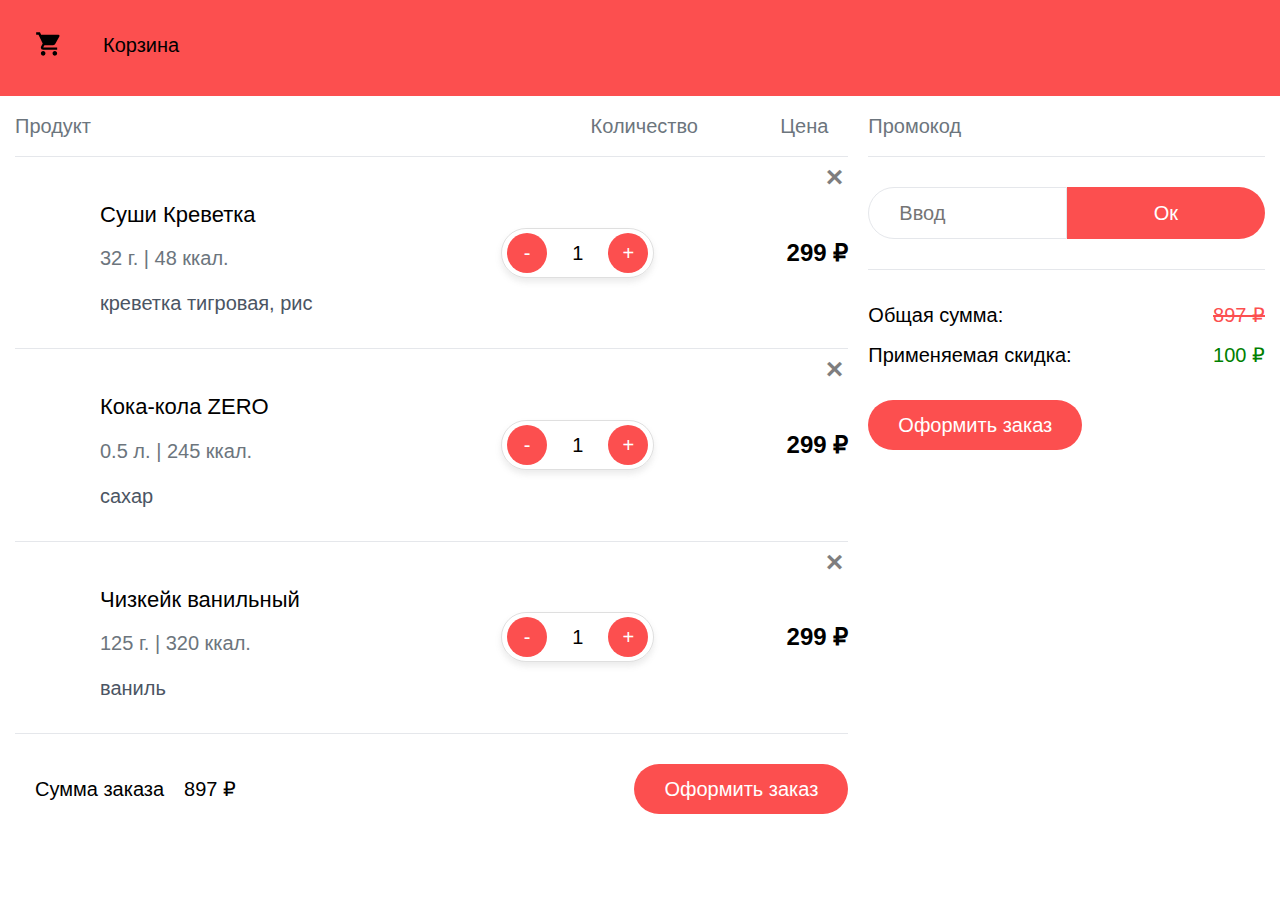
<file: basket.html>
<!DOCTYPE html>
<html lang="ru">
<head>
	<meta charset="UTF-8">
	<meta name="viewport" content="width=device-width, initial-scale=1.0">
	<title>basket</title>
		<!-- Подключаем Bootstrap -->
		<link rel="stylesheet" href="https://maxcdn.bootstrapcdn.com/bootstrap/4.0.0/css/bootstrap.min.css" integrity="sha384-Gn5384xqQ1aoWXA+058RXPxPg6fy4IWvTNh0E263XmFcJlSAwiGgFAW/dAiS6JXm" crossorigin="anonymous">

		<script src="https://maxcdn.bootstrapcdn.com/bootstrap/4.0.0/js/bootstrap.min.js" integrity="sha384-JZR6Spejh4U02d8jOt6vLEHfe/JQGiRRSQQxSfFWpi1MquVdAyjUar5+76PVCmYl" crossorigin="anonymous"></script>
		<!-- Подключаем CSS -->
		<link rel="stylesheet" href="css/basket.css">
		<link rel="stylesheet" href="css/style.css">
</head>
<body>
	<header>
		<div class="container">
			<div class="row__header align-items-left d-flex py-2">
				<div class="wrapper-item-links d-flex align-items-center py-3 px-3">
					<a class="button" href="#">
						<svg viewBox="0 0 24 24" role="presentation" style="width: 1.4rem; height: 1.4rem;">
							<path d="M17,18C15.89,18 15,18.89 15,20A2,2 0 0,0 17,22A2,2 0 0,0 19,20C19,18.89 18.1,18 17,18M1,2V4H3L6.6,11.59L5.24,14.04C5.09,14.32 5,14.65 5,15A2,2 0 0,0 7,17H19V15H7.42A0.25,0.25 0 0,1 7.17,14.75C7.17,14.7 7.18,14.66 7.2,14.63L8.1,13H15.55C16.3,13 16.96,12.58 17.3,11.97L20.88,5.5C20.95,5.34 21,5.17 21,5A1,1 0 0,0 20,4H5.21L4.27,2M7,18C5.89,18 5,18.89 5,20A2,2 0 0,0 7,22A2,2 0 0,0 9,20C9,18.89 8.1,18 7,18Z" style="fill: currentcolor;">
							</path>
						</svg>			
	                </a>
				</div>
				<div class="cart-modal-title py-3 px-3">Корзина</div>
			</div>
		</div>
	</header>
	<div class="wrapper-content">
		<div class="container d-flex flex-column flex-lg-row">
			<div class="content col-12 col-md-12 col-lg-8 px-0">
				<div class="top list d-none d-md-flex py-2 text-muted justify-content-between">
					<div class="list-text py-1">Продукт</div>
					<div class="col-md-5 col-lg-4 d-flex justify-content-between px-0">
						<div class="list-text px-3 py-1">Количество</div>
						<div class="list-text px-3 py-1">Цена</div>
					</div>
				</div>

				<div class="list d-flex flex-column flex-md-row align-items-start align-items-md-center justify-content-between py-4">
					<button type="button" class="close px-1 py-1">
                    	<span aria-hidden="true">×</span>
                	</button>
					<div class="group-first d-flex align-items-center">
						<div class="card-img-box px-4 py-4 mr-2" href="/products/1">
							<div class="card-img-box-inside" id="style2"></div>
						</div>
						<div class="card-body">
							<div class="card-title" href="/products/1"><h2>Суши Креветка</h2></div>
							<div class="card-body-text mt-1 text-muted">
								<span>32 г.</span> | 
								<span>48 ккал.</span>
							</div>
							<div class="card-desc">
									креветка тигровая, рис
							</div>
						</div>
					</div>
					<div class="col-group-second col-md-5 col-lg-5 d-flex align-items-center justify-content-between pt-3 pt-md-0 px-0">
						<div class="add d-flex align-items-center justify-content-between">
							<div class="ml-1">-</div>
							<span>1</span>
							<div class="mr-1">+</div>
						</div>
						<div class="price font-weight-bold">299 ₽</div>
					</div>
				</div>

				<div class="list d-flex flex-column flex-md-row align-items-start align-items-md-center justify-content-between py-4">
					<button type="button" class="close px-1 py-1">
                    	<span aria-hidden="true">×</span>
                	</button>
					<div class="group-first d-flex align-items-center">
						<div class="card-img-box px-4 py-4 mr-2" href="/products/1">
							<div class="card-img-box-inside" id="style7"></div>
						</div>
						<div class="card-body">
							<div class="card-title" href="/products/1"><h2>Кока-кола ZERO</h2></div>
							<div class="card-body-text mt-1 text-muted">
								<span>0.5 л.</span> | 
								<span>245 ккал.</span>
							</div>
							<div class="card-desc">
									сахар
							</div>
						</div>
					</div>
					<div class="col-group-second col-md-5 col-lg-5 d-flex align-items-center justify-content-between pt-3 pt-md-0 px-0">
						<div class="add d-flex align-items-center justify-content-between">
							<div class="ml-1">-</div>
							<span>1</span>
							<div class="mr-1">+</div>
						</div>
						<div class="price font-weight-bold">299 ₽</div>
					</div>
				</div>

				<div class="list d-flex flex-column flex-md-row align-items-start align-items-md-center justify-content-between py-4">
					<button type="button" class="close px-1 py-1">
                    	<span aria-hidden="true">×</span>
                	</button>
					<div class="group-first d-flex align-items-center">
						<div class="card-img-box px-4 py-4 mr-2" href="/products/1">
							<div class="card-img-box-inside" id="style6"></div>
						</div>
						<div class="card-body">
							<div class="card-title" href="/products/1"><h2>Чизкейк ванильный</h2></div>
							<div class="card-body-text mt-1 text-muted">
								<span>125 г.</span> | 
								<span>320 ккал.</span>
							</div>
							<div class="card-desc">
									ваниль
							</div>
						</div>
					</div>
					<div class="col-group-second col-md-5 col-lg-5 d-flex align-items-center justify-content-between pt-3 pt-md-0 px-0">
						<div class="add d-flex align-items-center justify-content-between">
							<div class="ml-1">-</div>
							<span>1</span>
							<div class="mr-1">+</div>
						</div>
						<div class="price font-weight-bold">299 ₽</div>
					</div>
				</div>

				<div class="footer list d-flex flex-column flex-md-row align-items-start align-items-md-center justify-content-between py-3">
					<div class="summa d-flex align-items-center justify-content-between border-0 py-3 px-0 px-md-3">
		                <span>Сумма заказа</span>
		                <span class="pl-3">897 ₽</span>
		            </div>
					<button class="px-4 py-2" href="#">Оформить заказ</button>
				</div>
			</div>
			<div class="promoCode col-12 col-md-12 col-lg-4 d-flex flex-column pr-0 pl-0 pl-md-3 d-flex  align-items-start">
				<div class="top w-100 list py-2 text-muted">
					<div class="list-text py-1">Промокод</div>
				</div>
				<div>
					<div class="list d-flex py-4">
						<input type="text" class="input w-50 px-4 py-2" id="name" placeholder="Ввод">
						<button class="active w-50 px-4 py-2" href="#">Ок</button>
					</div>
					<div class="wrapper-sum-promocode py-4">
						<div class="d-flex justify-content-between pb-2">
				            <span>Общая сумма:</span>
				            <span class="red">897 ₽</span>
						</div>
						<div class="d-flex justify-content-between">
				            <span>Применяемая скидка:</span>
				            <span class="green pl-3">100 ₽</span>
						</div>
					</div>	
				</div>
				<button class="px-4 py-2" href="#">Оформить заказ</button>					
			</div>
		</div>
	</div>
</body>
</html>
</file>
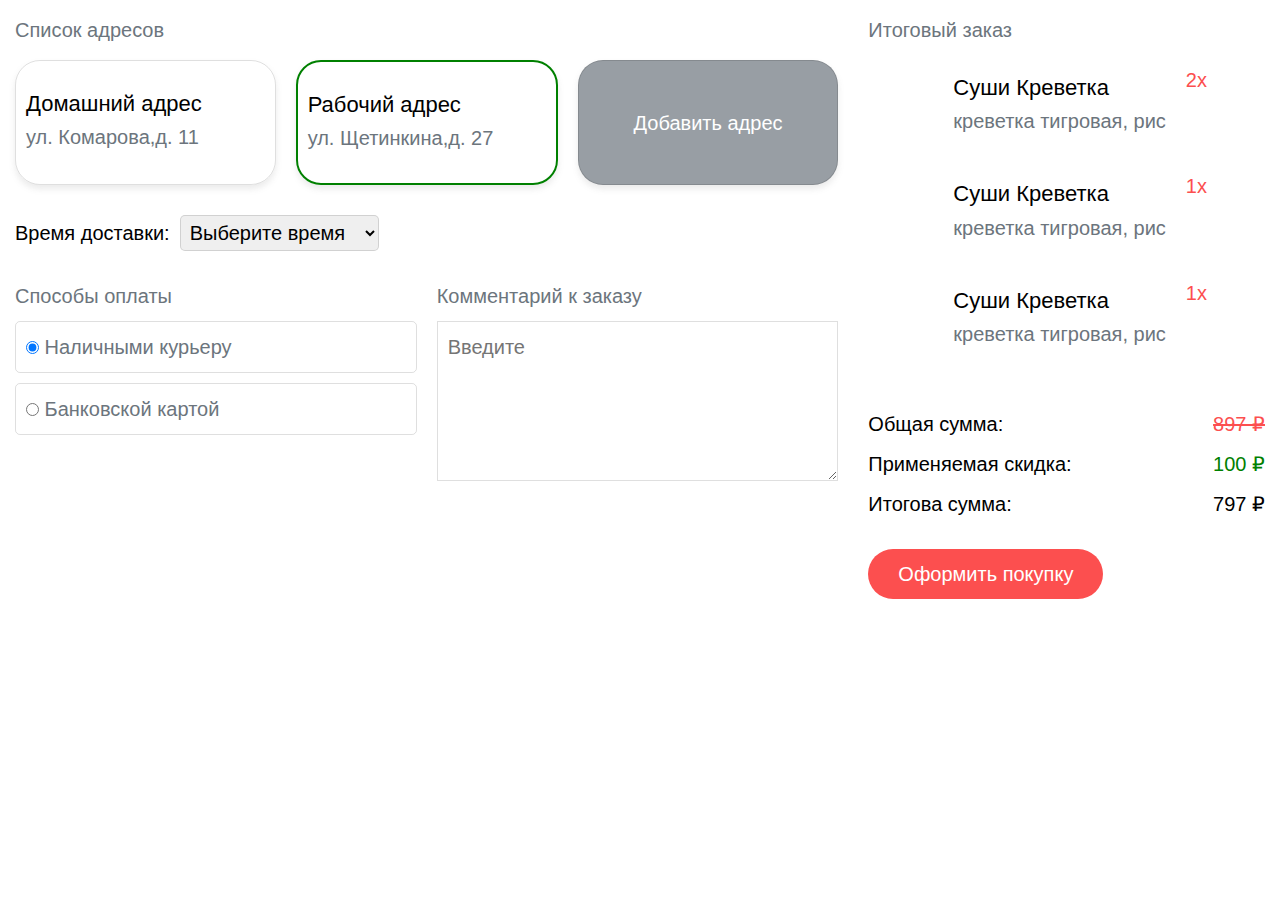
<file: dostavka.html>
<!DOCTYPE html>
<html lang="ru">
<head>
	<meta charset="UTF-8">
	<meta name="viewport" content="width=device-width, initial-scale=1.0">
	<title>dostavka</title>
		<!-- Подключаем Bootstrap -->
		<link rel="stylesheet" href="https://maxcdn.bootstrapcdn.com/bootstrap/4.0.0/css/bootstrap.min.css" integrity="sha384-Gn5384xqQ1aoWXA+058RXPxPg6fy4IWvTNh0E263XmFcJlSAwiGgFAW/dAiS6JXm" crossorigin="anonymous">

		<script src="https://maxcdn.bootstrapcdn.com/bootstrap/4.0.0/js/bootstrap.min.js" integrity="sha384-JZR6Spejh4U02d8jOt6vLEHfe/JQGiRRSQQxSfFWpi1MquVdAyjUar5+76PVCmYl" crossorigin="anonymous"></script>
		<!-- Подключаем CSS -->
		<link rel="stylesheet" href="css/dostavka.css">
		<link rel="stylesheet" href="css/style.css">
		<link rel="stylesheet" href="css/basket.css">
		<link rel="stylesheet" href="css/modal_style.css">
</head>
<body>
	<div class="container">
	  <div class="row">
	    <div class="col-12 col-lg-8 h-100">
	      	<div class="top list py-2 text-muted">
				<div class="list-text py-1">Список адресов</div>
			</div>
			<div class="group-three d-flex">
				<div class="home-adress py-4 px-2">
					<div class="title">
						<h2>Домашний адрес</h2>
					</div>
					<div class="subtitle mt-1 text-muted">
						<span>ул. Комарова</span>,<span>д. 11</span>
					</div>
				</div>
				<div class="ofice-adress active py-4 px-2">
					<div class="title">
						<h2>Рабочий адрес</h2>
					</div>
					<div class="subtitle mt-1 text-muted">
						<span>ул. Щетинкина</span>,<span>д. 27</span>
					</div>
				</div>				
				<div class="add-adress d-flex flex-column align-items-center justify-content-center py-4 px-2">
					<span>Добавить адрес</span>
				</div>
			</div>
			<div class="add-time d-flex py-4 align-items-start align-items-sm-center flex-column flex-sm-row">
				<span class="mb-2 mb-sm-0">Время доставки:</span>
				<!-- Ввпадающий список -->
			<select class="py-1 px-1 ml-0 ml-sm-2" name="type" id="select_type">
				<option value="none" hidden="">Выберите время</option>
				<option value="1">Как можно скорее</option>
				<option value="2">9:00</option>
				<option value="3">10:00</option>
			</select>
			</div>
			<div class="group-two d-flex flex-column flex-md-row">
				<div class="top w-100 w-md-40 list text-muted">
					<div class="list-text w3-col s4 pb-2">Способы оплаты</div>
					<div class="cash-pay py-2 px-2">
						<input type="radio" name="same" checked="checked"> Наличными курьеру
					</div>
					<div class="card-pay py-2 px-2 mt-2">
						<input type="radio" name="same"> Банковской картой
					</div>
				</div>
				<div class="bottom w-100 w-md-50 list text-muted ml-0 ml-md-3">
					<div class="list-text w3-col s4 pb-2">Комментарий к заказу</div>
					<textarea class="w-100 py-2 px-2" name="detail" id="detail" placeholder="Введите"></textarea>
				</div>
			</div>
	    </div>

	    <div class="col-12 col-lg-4 h-100">
			<div class="top w-100 list py-2 text-muted">
				<div class="list-text py-1">Итоговый заказ</div>
			</div>
			<div class="list d-flex flex-column align-items-start">
					<div class="group-first d-flex align-items-center pb-4">
                    	<span class="px-1 py-1">2x</span>
						<div class="card-img-box px-4 py-4 mr-2" href="/products/1">
							<div class="card-img-box-inside" id="style2"></div>
						</div>
						<div class="card-body">
							<div class="card-title mb-1" href="/products/1"><h2>Суши Креветка</h2></div>
							<div class="card-desc text-muted">
									креветка тигровая, рис
							</div>
						</div>
					</div>
					<div class="group-first d-flex align-items-center pb-4">
						<span class="px-1 py-1">1x</span>
						<div class="card-img-box px-4 py-4 mr-2" href="/products/1">
							<div class="card-img-box-inside" id="style2"></div>
						</div>
						<div class="card-body">
							<div class="card-title mb-1" href="/products/1"><h2>Суши Креветка</h2></div>
							<div class="card-desc text-muted">
									креветка тигровая, рис
							</div>
						</div>
					</div>
					<div class="group-first d-flex align-items-center pb-4">
						<span class="px-1 py-1">1x</span>
						<div class="card-img-box px-4 py-4 mr-2" href="/products/1">
							<div class="card-img-box-inside" id="style2"></div>
						</div>
						<div class="card-body">
							<div class="card-title mb-1" href="/products/1"><h2>Суши Креветка</h2></div>
							<div class="card-desc text-muted">
									креветка тигровая, рис
							</div>
						</div>
					</div>
			</div>
			<div class="wrapper-sum-promocode py-4">
						<div class="d-flex justify-content-between pb-2">
				            <span>Общая сумма:</span>
				            <span class="red">897 ₽</span>
						</div>
						<div class="d-flex justify-content-between pb-2">
				            <span>Применяемая скидка:</span>
				            <span class="green pl-3">100 ₽</span>
						</div>
						<div class="d-flex justify-content-between">
				            <span>Итогова сумма:</span>
				            <span class="pl-3">797 ₽</span>
						</div>
			</div>
			<button class="px-4 py-2" href="#">Оформить покупку</button>
	    </div>
	  </div>
	</div>
		<!--Модальное окно-->
	<div class="vmodal hide">
		<div class="modal-overlay">
			<div class="modal-window col-8">
				<div class="modal-header pt-4 px-2">
					<span class="modal-title">Куда доставить?</span>
					<span class="modal-close">&times;</span>
				</div>
				<div class="modal-body col-12 col-md-8 d-flex flex-column py-4">
					<input class="py-2 px-2" type="text" id="" placeholder="Адрес">
					<div class="d-flex py-3 flex-wrap align-items-baseline">
						<input class="py-2 px-2 my-2" type="text" id="" placeholder="Квартира">
						<div class="d-flex flex-column">
							<input type="text" class="py-2 px-2" type="text" id="" placeholder="Подъезд">
							<span class="py-2 px-2">Последний</span>
						</div>
						<div class="d-flex flex-column">
							<input type="text" class="py-2 px-2" type="text" id="" placeholder="Код двери">
							<span class="py-2 px-2">Домофон</span>
						</div>
						<div class="d-flex flex-column">
							<input type="text" class="py-2 px-2" type="text" id="" placeholder="Этаж">
							<span class="py-2 px-2">Последний</span>
						</div>
					</div>
					<div>
						<input class="d-flex flex-column py-2 px-2" type="text" id="" placeholder="Название адреса">
						Например, <span>Дом</span> или <span>Работа</span>
					</div>
					<textarea class="h-50 py-2 px-2 my-4" name="detail" id="detail" placeholder="Комментарий к адресу"></textarea>
				</div>
				<div class="modal-footer pb-4 px-2">
					<button class="px-4 py-2">Подтвердить адрес</button>
				</div>
			</div>
		</div>
	</div>
		<!--Футер-->
	<footer>
	</footer>
	<!-- Подключаем файл скриптов -->
	<script src="js/modal-script.js"></script>
</body>
</html>
</file>
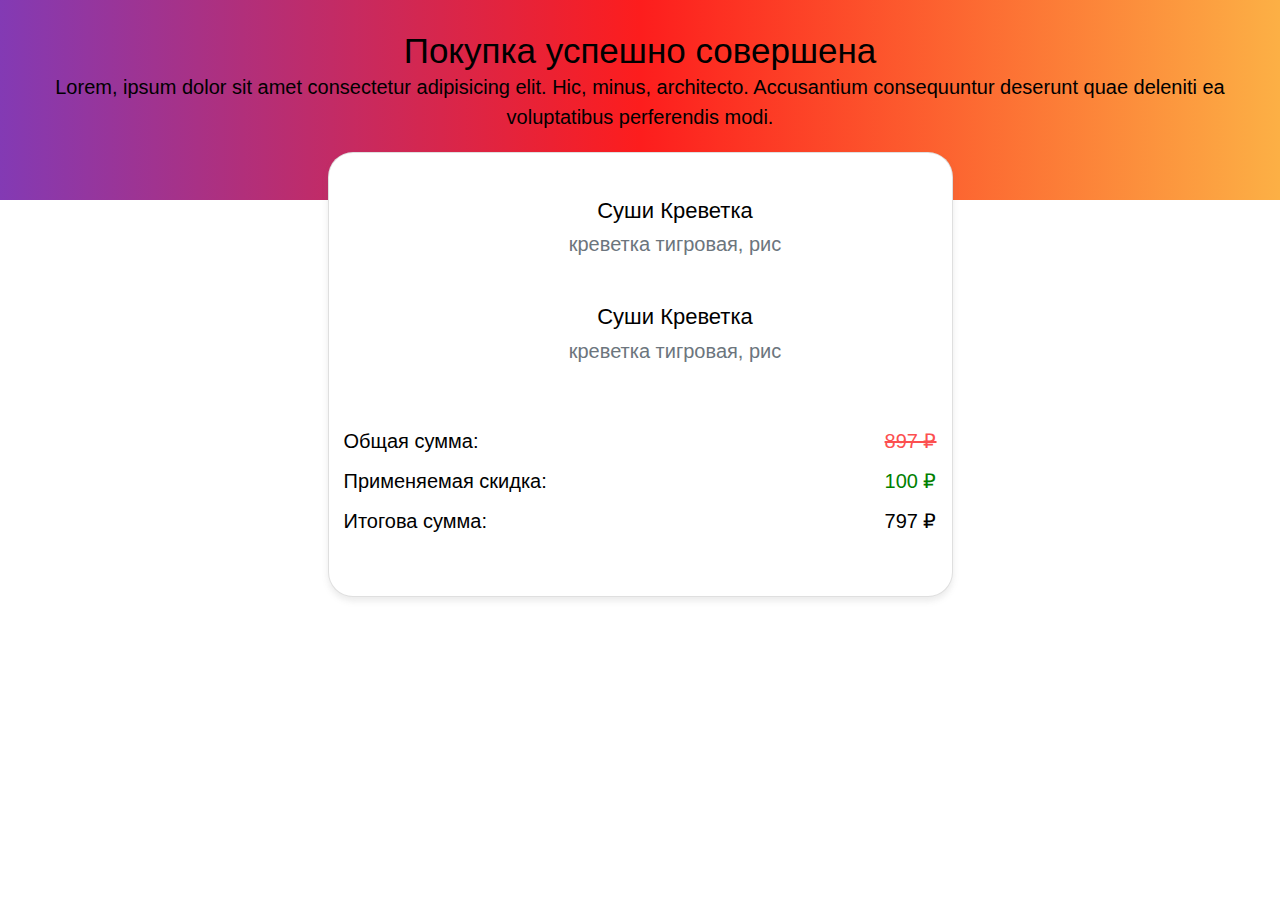
<file: finished_list.html>
<!DOCTYPE html>
<html lang="ru">
<head>
	<meta charset="UTF-8">
	<meta name="viewport" content="width=device-width, initial-scale=1.0">
	<title>dostavka</title>
		<!-- Подключаем Bootstrap -->
		<link rel="stylesheet" href="https://maxcdn.bootstrapcdn.com/bootstrap/4.0.0/css/bootstrap.min.css" integrity="sha384-Gn5384xqQ1aoWXA+058RXPxPg6fy4IWvTNh0E263XmFcJlSAwiGgFAW/dAiS6JXm" crossorigin="anonymous">

		<script src="https://maxcdn.bootstrapcdn.com/bootstrap/4.0.0/js/bootstrap.min.js" integrity="sha384-JZR6Spejh4U02d8jOt6vLEHfe/JQGiRRSQQxSfFWpi1MquVdAyjUar5+76PVCmYl" crossorigin="anonymous"></script>
		<!-- Подключаем CSS -->
		<link rel="stylesheet" href="css/dostavka.css">
		<link rel="stylesheet" href="css/style.css">
		<link rel="stylesheet" href="css/basket.css">
		<link rel="stylesheet" href="css/modal_style.css">
		<link rel="stylesheet" href="css/finished_list.css">
</head>
<body> 	
		<div class="background_block col-12 py-4">
				<div>
					<h3 class="title">Покупка успешно совершена</h3>
					<p class="sub-title">Lorem, ipsum dolor sit amet consectetur adipisicing elit. Hic, minus, architecto. Accusantium consequuntur deserunt quae deleniti ea voluptatibus perferendis modi.
					</p>
				</div>
				<div class="order col-10 col-md-8 col-lg-6 py-4">
				<div class="list d-flex flex-column align-items-start">
								<div class="group-first col-12 d-flex align-items-center pb-4">
									<div class="card-img-box px-4 py-4 mr-2" href="/products/1">
										<div class="card-img-box-inside" id="style2"></div>
									</div>
									<div class="card-body">
										<div class="card-title mb-1" href="/products/1"><h2>Суши Креветка</h2></div>
										<div class="card-desc text-muted">
												креветка тигровая, рис
										</div>
									</div>
								</div>
								<div class="group-first col-12 d-flex align-items-center pb-4">
									<div class="card-img-box px-4 py-4 mr-2" href="/products/1">
										<div class="card-img-box-inside" id="style2"></div>
									</div>
									<div class="card-body">
										<div class="card-title mb-1" href="/products/1"><h2>Суши Креветка</h2></div>
										<div class="card-desc text-muted">
												креветка тигровая, рис
										</div>
									</div>
								</div>
								<!--<div class="group-first d-flex align-items-center pb-4">
									<span class="px-1 py-1">1x</span>
									<div class="card-img-box px-4 py-4 mr-2" href="/products/1">
										<div class="card-img-box-inside" id="style2"></div>
									</div>
									<div class="card-body">
										<div class="card-title mb-1" href="/products/1"><h2>Суши Креветка</h2></div>
										<div class="card-desc text-muted">
												креветка тигровая, рис
										</div>
									</div>
								</div>-->
				</div>
				<div class="wrapper-sum-promocode py-4">
					<div class="d-flex justify-content-between pb-2">
						<span>Общая сумма:</span>
						<span class="red">897 ₽</span>
					</div>
					<div class="d-flex justify-content-between pb-2">
						<span>Применяемая скидка:</span>
						<span class="green pl-3">100 ₽</span>
					</div>
					<div class="d-flex justify-content-between">
						<span>Итогова сумма:</span>
						<span class="pl-3">797 ₽</span>
					</div>
				</div>
				</div>
		</div>
		<!--Футер-->
	<footer>
	</footer>
</body>
</html>
</file>
<file: css/basket.css>
header{
	background-color: #FC4F4F;
}

.card-img-box{
	border-radius: 50%;
}
.content .list{
	position: relative;
	border-bottom: 1px solid #e5e7eb;
}
.close{
	position: absolute;
	top: 0;
	right: 0;
}

.close:hover{
	border-radius: 0;
	background-color: #000;
	color: #fff;
}

.footer.list{
	border-bottom: none;
}
.active{
	border-radius: 0 45px 45px 0;
}
.input{
	border: 1px solid #e5e7eb;
	border-bottom-left-radius: 45px;
	border-top-left-radius: 45px;
}
span.red{
	color: #FC4F4F;
	text-decoration: line-through;
}
span.green{
	color: green;
}
.promoCode .list{
	border-bottom: 1px solid #e5e7eb;
}
</file>
<file: css/style.css>
/*Основные стили*/
*,*:before,*:after{
	padding: 0;
	margin: 0;
	border: 0;
	box-sizing: border-box;
}

html,body{
	font-family: 'Roboto', sans-serif;
	color: #000;
	font-size: 20px;
}

textarea:focus, input:focus, select:focus{
    outline: none;
}

a{
	font-family: 'Roboto', sans-serif;
	color: #000;
    text-decoration: none;
}
.h2, h2 {
    font-size: 1.1rem;
}

p, li, ul, a, h1, h2, h3, h4, h5, h6 {
    margin: 0;
    padding: 0;
    border: 0;
    list-style-type: none;
}
.container {
    width: 100%;
    margin-right: auto;
    margin-left: auto;
    padding-right: 10px;
    padding-left: 10px;
}

.hide {
  display: none
}

.active{
    border-bottom: red;
}

i{
    font-style: normal;
}
button:focus {
    outline: 0;
    outline-offset: 0;
}
button:hover {
    outline: 0;
    outline-offset: 0;
}
button:active {
    outline: 0;
    outline-offset: 0;
}
/*Header*/

img, video {
    max-width: 100%;
    height: auto;
}

.row__header{
    font-size: 1rem;
}

.header__logo {
    background: url(https://pizzakoju.ee/wp-content/themes/WBST-master-new/dist/svg/logo-mobile.svg) no-repeat;
    width: 66px;
    height: 71px;
    margin-bottom: 0;
}
.btn{
	margin-left: 10px;
}

.menu a{
    padding: 20px 0;
}

.menu-wrapper.is-active{
    width: 80%;
    background-color: #fff;
    border: 1px solid rgba(0, 0, 0, 0.125);
    border-radius: 30px;
    box-shadow: 0 4px 6px 0 rgb(121 121 121 / 15%);
    position: absolute;
    margin: 0;
    top: 99px;
    left: 10%;
    display: flex!important;
}
.menu-wrapper, .menu-wrapper a{
    color: #6c757d;
}
.menu-wrapper a:hover{
    color: #FC4F4F;
    text-decoration: none;
}
.menu-wrapper svg:hover{
    cursor: pointer;
    color: #FC4F4F;
}
#enscart_my_counter_wrapper {
    font-size: 0.7rem;
    cursor: pointer;
    min-width: 25px;
    height: 25px;
    background-color: #6c757d;
    color: #fff;
    border-radius: 30px;
    position: absolute;
    right: 10px;
    top: 5px;
    line-height: 30px;
    margin: 0px 3px;
}
#enscart_my_counter_wrapper span{
    position: absolute;
    top: -1px;
    left: 35%;
}

.window {
    color: #000;
    background-color: #fff;
    width: 40%;
    height: auto;
    position: absolute;
    top: 4rem;
    left: 60%;
    border: 1px solid rgba(0, 0, 0, 0.125);
    border-radius: 0.1875rem;
    box-shadow: 0 4px 6px 0 rgb(121 121 121 / 15%);
    opacity: 0;
}
.wrapper-item-links .button:hover ~ .window{
    opacity: 1;
    transition: 0.5s;
}
.window div{
    border-bottom: 1px solid #e5e7eb;
}
.window div div{
    border-bottom: 0;
}
.window .add{
    width: 90px;
    height: 30px;
    background-color: #e5e7eb;
    box-shadow: none;
    border: 0;
}
.window .add div{
    color: #000;
    background-color: #e5e7eb;
    width: 20px;
    height: 20px;
}
.window .add div:hover{
    background-color: #eee;
}
/* Стили бургера */
.burger-icon-wrapper {
    width: 30px;
    height: 25.63px;
    z-index: 3;
    justify-content: center;
    align-items: center;
    cursor: pointer;
}
.burger-icon {
    position: relative;
    width: 30px;
    height: 5px;
    background-color: #6c757d;
}
.burger-icon::before {
    position: absolute;
    left: 0;
    top: -10px;
    content: '';
    width: 30px;
    height: 5px;
    background-color: #6c757d;
    transition: transform 0.2s ease-in, top 0.2s linear 0.2s;
}
.burger-icon::after {
    position: absolute;
    left: 0;
    top: 10px;
    content: '';
    width: 30px;
    height: 5px;
    background-color: #6c757d;
    transition: transform 0.2s ease-in, top 0.2s linear 0.2s;
}
.burger-icon.active {
  background-color: transparent;
}

.burger-icon.active::before {
  transform: rotate(45deg);
  top: 0;
  transition: top 0.2s linear, transform 0.2s ease-in 0.2s;
}

.burger-icon.active::after {
  transform: rotate(-45deg);
  top: 0;
  transition: top 0.2s linear, transform 0.2s ease-in 0.2s;
}
/*Слайдер*/
.slider-text{
    text-align: center;
    padding-top:9rem;
    padding-bottom:9rem;
}
/*Линия с категориями*/
.wrapper-line{
    border-bottom: 1px solid #e5e7eb;
    overflow-x: auto;
    font-size: 1rem;
}
.wrapper-line li{
    flex: 0 0 auto;
}
.wrapper-line li:not(:first-child){
    margin-left: 10px;
}
.wrapper-line a{
    background-color: rgba(243,244,246);
    border-radius: 45px;
    border: 1px solid #dee2e6;
}
.wrapper-line a:hover{
    color: #FC4F4F;
    text-decoration: none;
}
/*Карточки товаров*/
.card {
    position: relative;
    height: 100%;
    display: flex;
    flex-direction: column;
    justify-content: space-between;
    min-width: 0;
    word-wrap: break-word;
    background-color: #fff;
    background-clip: border-box;
    border: 1px solid rgba(0, 0, 0, 0.125);
    border-radius: 0.1875rem;
    box-shadow: 0 4px 6px 0 rgb(121 121 121 / 15%);
}
.main-text{
    padding-top: 3rem;
    padding-bottom: 1.5rem;
    font-size: 1.875rem;
    line-height: 2.25rem;
    font-weight: 700;
}

.wrapper{
    margin-left: -.5rem;
    margin-right: -.5rem;
}
.card-wrapper{
    width: 100%;
    padding-left: .5rem;
    padding-right: .5rem;
    margin-top: .5rem;
    margin-bottom: .5rem;
}
.card-title:hover{
    color: #000;
}
.card-img-box {
    height: 0;
    overflow: hidden;
    padding-top: 54.85714%;
    background: white;
    position: relative;
}

.card-img-box-inside {
    position: absolute;
    top: 0;
    left: 0;
    width: 100%;
    height: 100%;
    background-position: 50%;
    background-size: cover;
    background-repeat: no-repeat;
    display: flex;
    align-items: center;
}
.card-body{
    padding: .75rem;
    padding-bottom: 0;
}
.card-desc{
    color: rgba(75,85,99);
    margin-top: .75rem;
}
.card-footer{
    padding: .75rem;
    padding-top: 0;
    background-color: #fff;
    border: 0;
}
button{
    color: #fff;
    background-color: #FC4F4F;
    border-radius: 45px;
}
button:hover{
    cursor: pointer;
    background-color: #A60000;
    transition: 0.2s;
}
.add{
    font-size: 1rem;
    width: 153.33px;
    height: 50px;
    border: 1px solid rgba(0, 0, 0, 0.125);
    border-radius: 50px;
    box-shadow: 0 4px 6px 0 rgb(121 121 121 / 15%);
}

.add div{
    display: flex;
    align-items: center;
    justify-content: center;
    width: 40px;
    height: 40px;
    border-radius: 50px;
    color: #fff;
    background-color: #FC4F4F;
}

.add div:hover{
    cursor: pointer;
    background-color: #A60000;
    transition: 0.2s;
}

.price{
    font-size: 1.2rem;
}

.price span.through{
    font-size: 0.8rem;
    font-weight: lighter;
    text-decoration: line-through;
}

#style1{
    background-image: url(https://eda.yandex/images/1387779/011d59ce881747728d5d9fc0e99c19f0-1100x825.jpg);
}
#style2{
    background-image: url(https://www.tokyo-city.ru/goods/sushi_sake.jpg);
}
#style3{
    background-image: url(https://static6.tanuki.ru/product/1/Do5-ptttszMlBkp8WA4-8QePl-FJ6sav.jpg);
}
#style4{
    background-image: url(https://sushi.torg.town/image/cache/catalog/product-sishi-set/1-Set-VIP-450x350.png);
}
#style5{
    background-image: url(https://static6.tanuki.ru/product/1/dEmPPV67VScAIiSY7jUzZGAmxkSEr-Hn.jpg);
}
#style6{
    background-image: url(https://external-content.duckduckgo.com/iu/?u=https%3A%2F%2Fcredo-ltd.ru%2Fwp-content%2Fuploads%2F2019%2F02%2Fvishnevyiy-sdelano-na-kubani.jpg&f=1&nofb=1);
}
#style7{
    background-image: url(https://external-content.duckduckgo.com/iu/?u=https%3A%2F%2Faquamarket.ua%2F6974-thickbox_default%2Fcoca-cola-05-l-koka-kola-voda-sladkaya-pet.jpg&f=1&nofb=1);
}

/*Корзина*/
.cart-bar {
    background: #ffc029;
    padding: 18px 16px;
    border-radius: 4px;
    margin-left: 0;
    margin-right: 0;
}

/*Медиазапросы*/
/*background-image: url(https://pizzakoju.ee/wp-content/uploads/2018/10/sushi-set-tallinn-1.jpg);*/
/*
col-xs ~ очень маленькие устройства (Extra small)
col-sm ~ маленькие устройства (Small)
col-md ~ средние устройства (Medium)
col-lg ~ большие устройства (Large)
*/
@media (min-width: 640px){
    .container {
    max-width: 640px;
    padding-right: 10px;
    padding-left: 10px;
    }
    .card-wrapper{
        width: 50%;
    }
}

/*Маленькие устройства ~ планшеты (>= 768px)*/

@media (min-width:767px){
    .container {
    max-width: 767px;
    padding-right: 15px;
    padding-left: 15px;
    }
    .card-wrapper{
        width: 50%;
    }
    .wrapper-line a{
        border: 0;
        background-color: #fff;
        border-radius: 0;
    }
}
/*Устройства со средними размерами экрана ~ настольные компьютеры (>= 992px)*/
@media (min-width:992px){
    .container {
    max-width: 992px;
    padding-right: 15px;
    padding-left: 15px;
    }
    .card-wrapper{
        width: 33.33333333%;
    }
}

/*Большие устройства ~ настольные компьютеры (>= 1200px)*/

@media (min-width: 1024px){
    .container {
        max-width: 1024px;
        }
}

@media (min-width: 1280px){
    .container {
        max-width: 1280px;
        }
}

@media (min-width: 1536px){
    .container {
        max-width: 1536px;
        }
}
  /*  display: flex;
    overflow: hidden;
    flex-wrap: wrap;
    */
</file>
<file: css/dostavka.css>
.group-three > div{
	width: 100%;
	height: auto;
	margin: 0 .5rem;
	border: 1px solid rgba(0, 0, 0, 0.125);
    border-radius: 25px;
    box-shadow: 0 4px 6px 0 rgb(121 121 121 / 15%);
}
.group-three > div:hover{
	cursor: pointer;
}
.group-three > div:first-child{
	margin-left: 0;
}
.group-three > div:last-child{
	margin-right: 0;
}
.add-adress{
	background-color: #989ea4;
	color: #fff;
}
.add-adress:hover{
	background-color: #6c757d;
	transition: 0.3s;
}
.ofice-adress.active{
	border: 2px solid green;
}
.top > div:not(:first-child){
	border: 1px solid rgba(0, 0, 0, 0.125);
	border-radius: 5px;
}
.add-time select{
	border: 1px solid rgba(0, 0, 0, 0.125);
	border-radius: 5px;
}
.add-time select:hover{
	cursor: pointer;
}
textarea{
	border: 1px solid rgba(0, 0, 0, 0.125);
	height: 8rem;
}
.cash-pay input:hover{
	cursor: pointer;
}
.card-pay input:hover{
	cursor: pointer;
}
.card-body > div{
	margin: 0;
}
.group-first{
	position: relative;
}
.group-first span{
	position: absolute;
	top: 0;
	left: 100%;
	color: #FC4F4F;
}
.modal-body input{
	border: 1px solid rgba(0, 0, 0, 0.125);
    border-radius: 5px;
}
.modal-body span{
	color:#FC4F4F;
}
.modal-body span:hover{
	cursor: pointer;
	color: #A60000;
	transition: 0.5s;
}
</file>
<file: css/modal_style.css>
.modal-overlay{
	position: fixed;
	top: 0;
	left: 0;
	right: 0;
	bottom: 0;
	background: rgba(0, 0, 0, .5);
}

.modal-window{
	border-radius: 5px;
	background: #fff;
	margin: 0 auto;
	height: auto;
}

.modal-header{
	padding: 5px 10px;
	display: flex;
	justify-content: space-between;
	border-bottom: 1px solid #eee;
}

.modal-title{
	font-size: 1.5rem;
}

.modal-close{
	font-size: 1.5rem;
	cursor: pointer;
}

.modal-body{
	padding: 10px;
}

.modal-body p{
	margin: 0 0 5px;
}

.modal-footer{
	padding: 5px 10px;
	border-top: 1px solid #eee;
}

.wrapper-modal-img{
	height: 0;
    overflow: hidden;
    padding-top: 54.85714%;
    background: white;
    position: relative;
}
</file>
<file: css/finished_list.css>
.order{
	margin: 20px auto;
	z-index: 1;
	background-color: #fff;
	height: auto;
	border: 1px solid rgba(0, 0, 0, 0.125);
    border-radius: 25px;
    box-shadow: 0 4px 6px 0 rgb(121 121 121 / 15%);
}
.background_block{
	text-align: center;
	height: 10rem;	
	background: rgb(131,58,180);
	background: linear-gradient(90deg, rgba(131,58,180,1) 0%, rgba(253,29,29,1) 50%, rgba(252,176,69,1) 100%);
}
.group-first span{
	position: relative;
}
</file>
